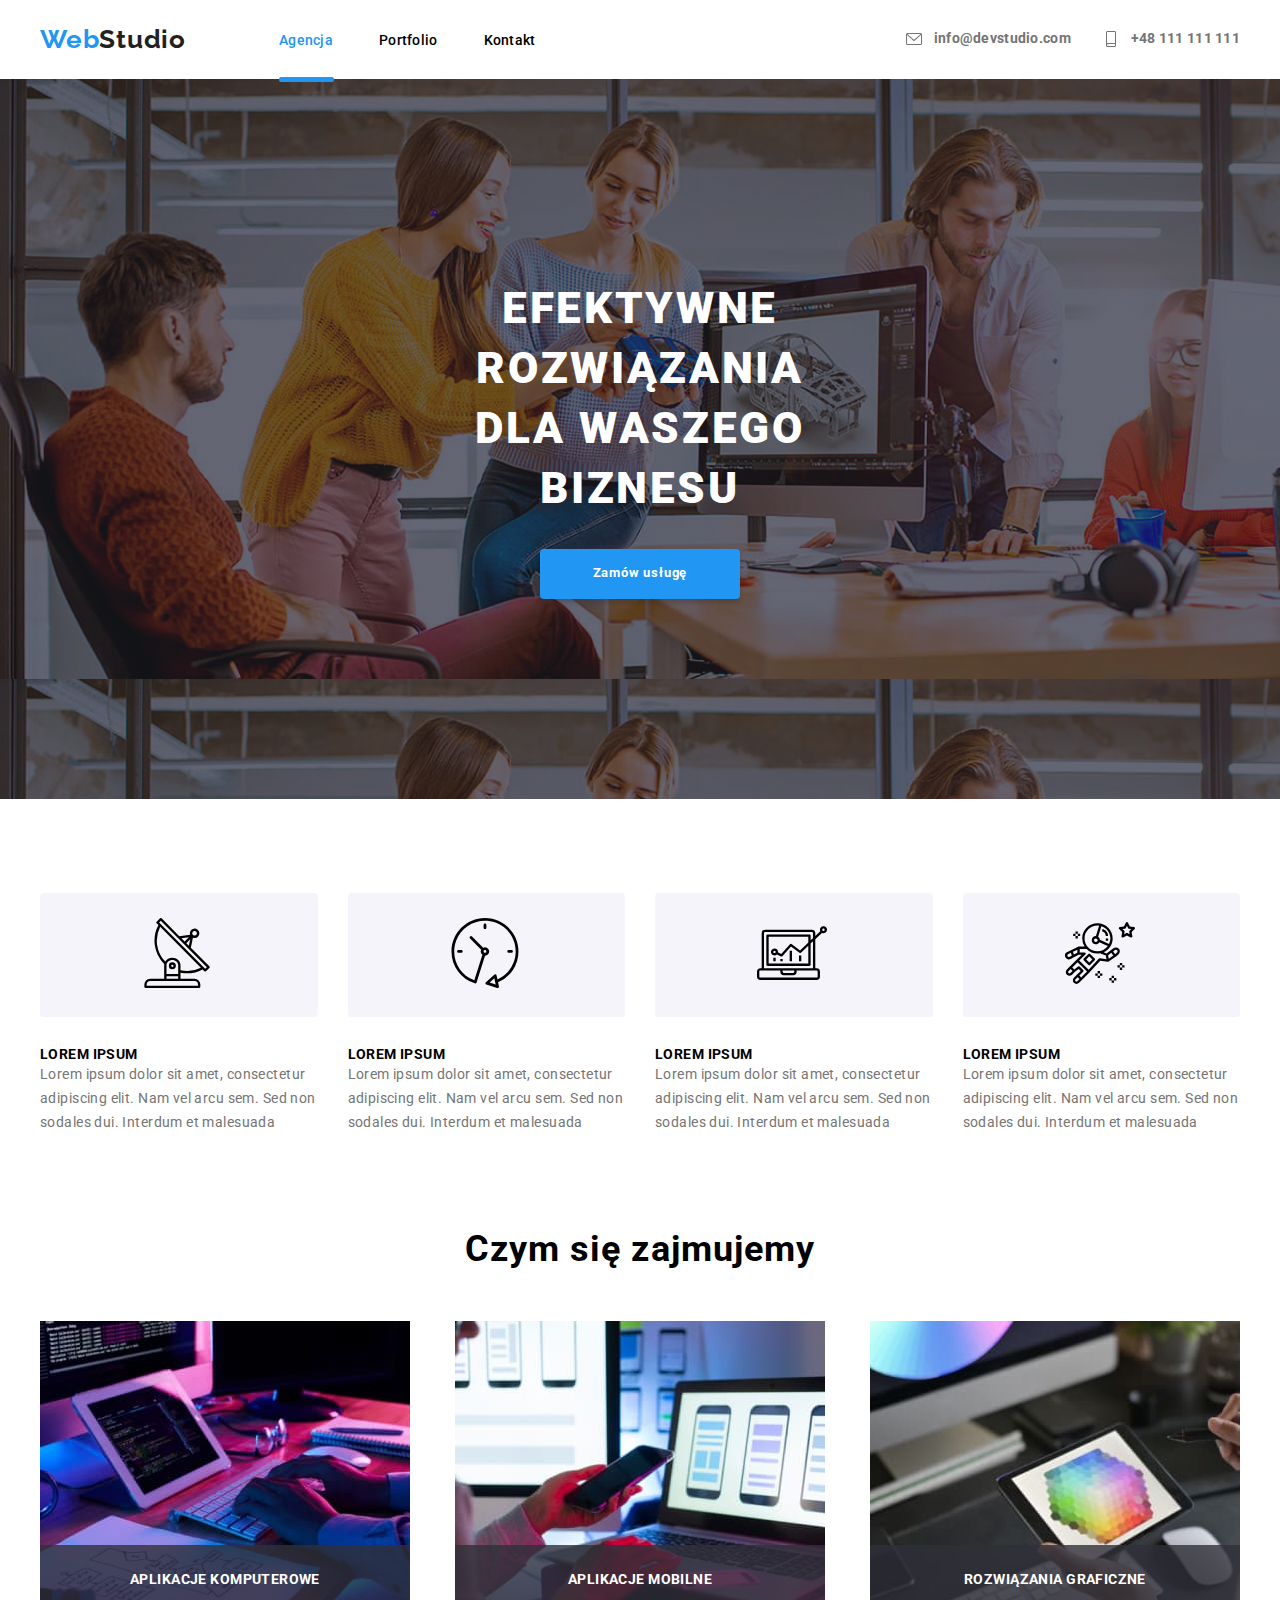
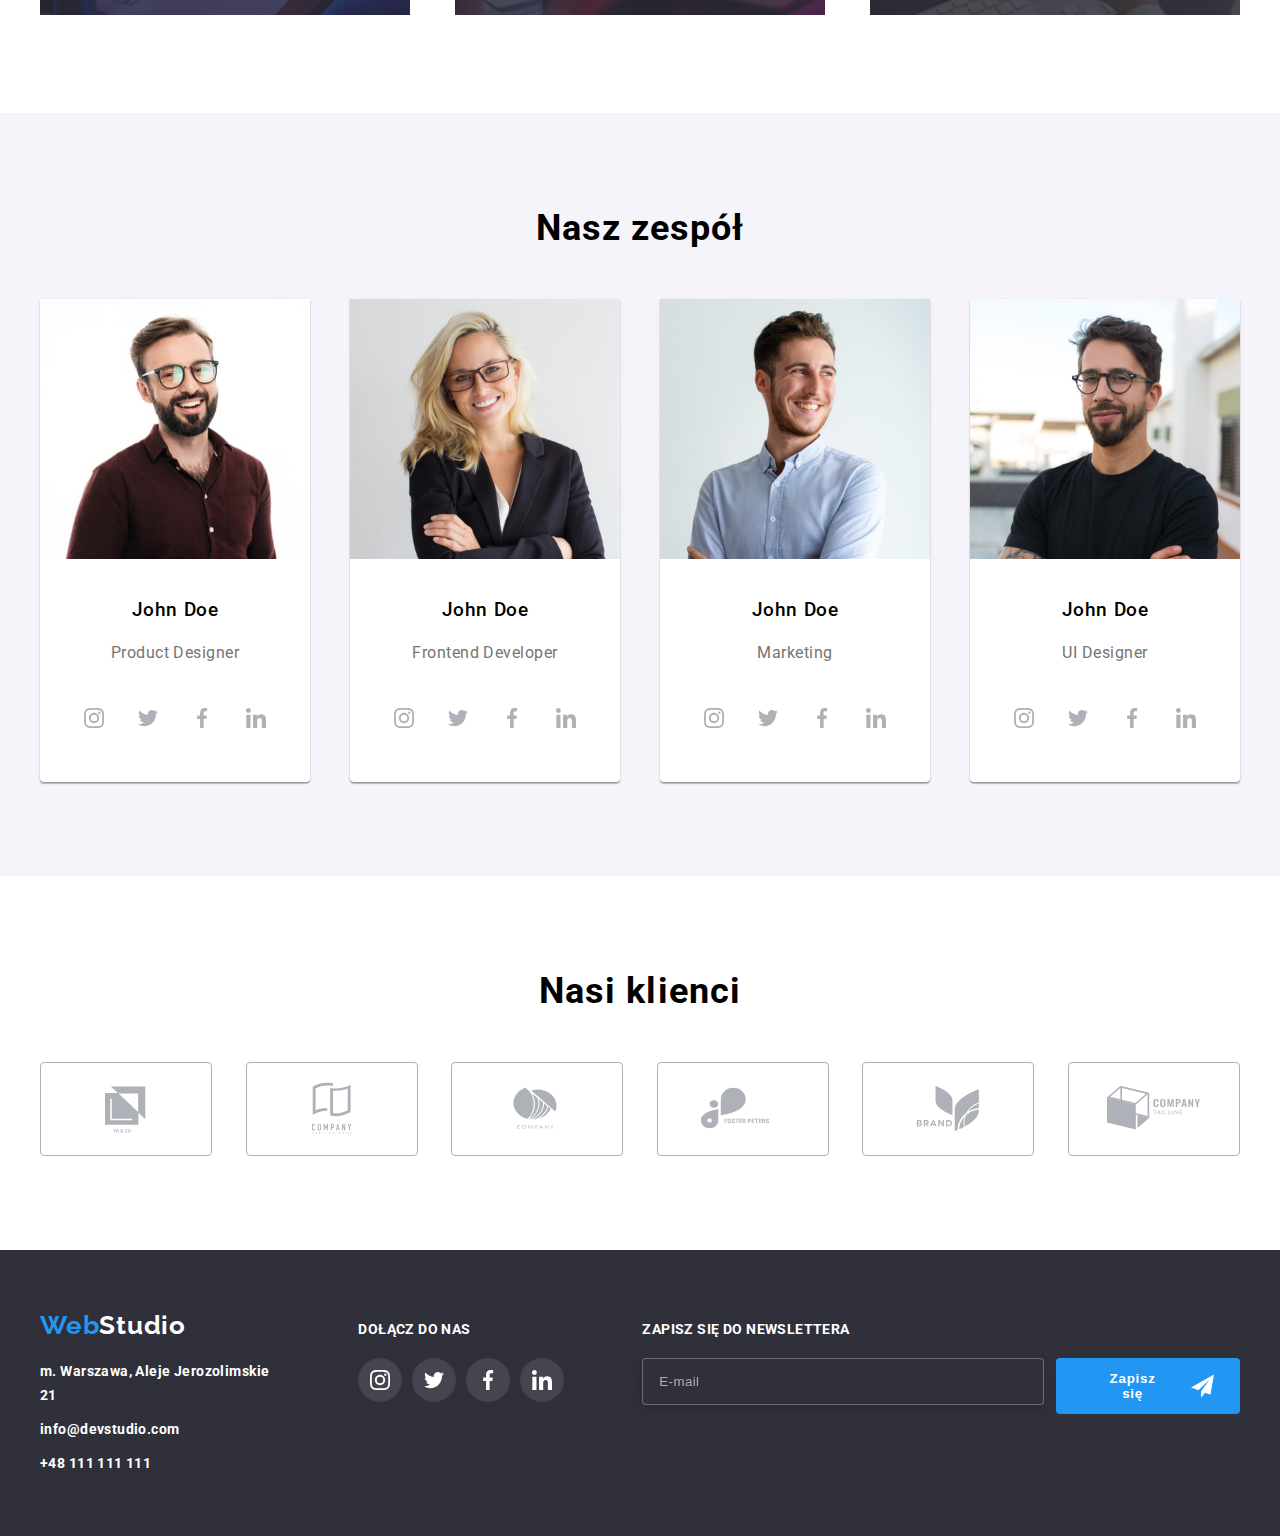
<file: index.html>
<!DOCTYPE html>
<html lang="pl">
  <head>
    <title>Studio</title>
    <link
      rel="stylesheet"
      href="https://cdnjs.cloudflare.com/ajax/libs/modern-normalize/1.1.0/modern-normalize.min.css"
      integrity="sha512-wpPYUAdjBVSE4KJnH1VR1HeZfpl1ub8YT/NKx4PuQ5NmX2tKuGu6U/JRp5y+Y8XG2tV+wKQpNHVUX03MfMFn9Q=="
      crossorigin="anonymous"
      referrerpolicy="no-referrer"
    />
    <link rel="stylesheet" href="css/main.min.css" />
    <link rel="preconnect" href="https://fonts.googleapis.com" />
    <link rel="preconnect" href="https://fonts.gstatic.com" crossorigin />
    <link
      href="https://fonts.googleapis.com/css2?family=Raleway:wght@700&family=Roboto:wght@400;500;700;900&display=swap"
      rel="stylesheet"
    />
  </head>
  <body>
    <header class="container">
      <div class="container__header">
        <div class="logo__nav-wrapper">
          <div class="logo">
            <a href="" target="_blank"
              ><span class="logo__text logo__text--blue">Web</span
              ><span class="logo__text">Studio</span></a
            >
          </div>

          <nav>
            <ul class="nav">
              <li>
                <a
                  class="nav__format nav__format--agency-active"
                  href="index.html"
                  >Agencja</a
                >
              </li>
              <li>
                <a class="nav__format" href="portfolio.html">Portfolio</a>
              </li>
              <li><a class="nav__format" href="">Kontakt</a></li>
            </ul>
          </nav>
        </div>

        <adress class="adress">
          <a class="adress__format" href="mailto:info@devstudio.com">
            <svg width="20px" height="16px" class="adress__icon">
              <use href="images/icons.svg#icon-envelope"></use>
            </svg>
            info@devstudio.com
          </a>

          <a class="adress__format" href="tel:+48111111111">
            <svg width="20px" height="16px" class="adress__icon">
              <use href="images/icons.svg#icon-smartphone"></use>
            </svg>
            +48 111 111 111
          </a>
        </adress>
      </div>
    </header>
    <main>
      <section class="container__main-section">
        <div class="main-header">
          <h1 class="main-header__text">
            efektywne rozwiązania dla waszego biznesu
          </h1>

          <button
            type="button"
            class="main-header__button main-header__button--text"
            data-modal-open
          >
            Zamów usługę
          </button>
        </div>
      </section>

      <section class="container">
        <ul class="lorem-ipsum">
          <li>
            <div class="lorem-ipsum__box">
              <svg width="70" height="70">
                <use href="./images/icons.svg#icon-antenna-1"></use>
              </svg>
            </div>
            <h2 class="lorem-ipsum__text">lorem ipsum</h2>
            <p class="lorem-ipsum__text lorem-ipsum__text--desc">
              Lorem ipsum dolor sit amet, consectetur adipiscing elit. Nam vel
              arcu sem. Sed non sodales dui. Interdum et malesuada
            </p>
          </li>
          <li>
            <div class="lorem-ipsum__box">
              <svg width="70" height="70">
                <use href="./images/icons.svg#icon-clock-1"></use>
              </svg>
            </div>
            <h2 class="lorem-ipsum__text">lorem ipsum</h2>
            <p class="lorem-ipsum__text lorem-ipsum__text--desc">
              Lorem ipsum dolor sit amet, consectetur adipiscing elit. Nam vel
              arcu sem. Sed non sodales dui. Interdum et malesuada
            </p>
          </li>
          <li>
            <div class="lorem-ipsum__box">
              <svg width="70" height="70">
                <use href="./images/icons.svg#icon-diagram-1"></use>
              </svg>
            </div>
            <h2 class="lorem-ipsum__text">lorem ipsum</h2>
            <p class="lorem-ipsum__text lorem-ipsum__text--desc">
              Lorem ipsum dolor sit amet, consectetur adipiscing elit. Nam vel
              arcu sem. Sed non sodales dui. Interdum et malesuada
            </p>
          </li>
          <li>
            <div class="lorem-ipsum__box">
              <svg width="70" height="70">
                <use href="./images/icons.svg#icon-astronaut-1"></use>
              </svg>
            </div>
            <h2 class="lorem-ipsum__text">lorem ipsum</h2>
            <p class="lorem-ipsum__text lorem-ipsum__text--desc">
              Lorem ipsum dolor sit amet, consectetur adipiscing elit. Nam vel
              arcu sem. Sed non sodales dui. Interdum et malesuada
            </p>
          </li>
        </ul>
      </section>
      <section class="container">
        <h2 class="main-business__text">Czym się zajmujemy</h2>

        <ul class="main-business">
          <li class="main-business__img">
            <img
              alt="programer working in the office"
              width="370"
              height="294"
              src="images/img-our-service-1.jpg"
            />
            <div class="main-business__text--desc">aplikacje komputerowe</div>
          </li>
          <li class="main-business__img">
            <img
              alt="designers are developing application on smartphones"
              width="370"
              height="294"
              src="images/img-our-service-2.jpg"
            />
            <div class="main-business__text--desc">aplikacje mobilne</div>
          </li>
          <li class="main-business__img">
            <img
              alt="creative artist web working with colour selections on tablet"
              width="370"
              height="294"
              src="images/img-our-service-3.jpg"
            />
            <div class="main-business__text--desc">rozwiązania graficzne</div>
          </li>
        </ul>
      </section>
      <section class="our-team">
        <div class="container">
          <h2 class="our-team__text">Nasz zespół</h2>

          <ul class="our-team__wrapper">
            <li class="our-team__box">
              <img
                alt="our staff John number 1"
                width="270"
                height="260"
                src="images/img-our-team-1.jpg"
              />
              <div>
                <h3 class="our-team__text--individual">John Doe</h3>
                <p class="our-team__text--job">Product Designer</p>
                <div class="our-team__icons">
                  <a href="" class="our-team__icons--item">
                    <svg width="20" height="20">
                      <use href="./images/icons.svg#icon-instagram-2"></use>
                    </svg>
                  </a>
                  <a href="" class="our-team__icons--item">
                    <svg width="20" height="20">
                      <use href="./images/icons.svg#icon-twitter-1"></use>
                    </svg>
                  </a>
                  <a href="" class="our-team__icons--item">
                    <svg width="20" height="20">
                      <use href="./images/icons.svg#icon-facebook-1"></use>
                    </svg>
                  </a>
                  <a href="" class="our-team__icons--item">
                    <svg width="20" height="20">
                      <use href="./images/icons.svg#icon-linkedin-1"></use>
                    </svg>
                  </a>
                </div>
              </div>
            </li>
            <li class="our-team__box">
              <img
                alt="our staff John number 2"
                width="270"
                height="260"
                src="images/img-our-team-2.jpg"
              />
              <div>
                <h3 class="our-team__text--individual">John Doe</h3>
                <p class="our-team__text--job">Frontend Developer</p>
                <div class="our-team__icons">
                  <a href="" class="our-team__icons--item">
                    <svg width="20" height="20">
                      <use href="./images/icons.svg#icon-instagram-2"></use>
                    </svg>
                  </a>
                  <a href="" class="our-team__icons--item">
                    <svg width="20" height="20">
                      <use href="./images/icons.svg#icon-twitter-1"></use>
                    </svg>
                  </a>
                  <a href="" class="our-team__icons--item">
                    <svg width="20" height="20">
                      <use href="./images/icons.svg#icon-facebook-1"></use>
                    </svg>
                  </a>
                  <a href="" class="our-team__icons--item">
                    <svg width="20" height="20">
                      <use href="./images/icons.svg#icon-linkedin-1"></use>
                    </svg>
                  </a>
                </div>
              </div>
            </li>
            <li class="our-team__box">
              <img
                alt="our staff John number 3"
                width="270"
                height="260"
                src="images/img-our-team-3.jpg"
              />
              <div>
                <h3 class="our-team__text--individual">John Doe</h3>
                <p class="our-team__text--job">Marketing</p>
                <div class="our-team__icons">
                  <a href="" class="our-team__icons--item">
                    <svg width="20" height="20">
                      <use href="./images/icons.svg#icon-instagram-2"></use>
                    </svg>
                  </a>
                  <a href="" class="our-team__icons--item">
                    <svg width="20" height="20">
                      <use href="./images/icons.svg#icon-twitter-1"></use>
                    </svg>
                  </a>
                  <a href="" class="our-team__icons--item">
                    <svg width="20" height="20">
                      <use href="./images/icons.svg#icon-facebook-1"></use>
                    </svg>
                  </a>
                  <a href="" class="our-team__icons--item">
                    <svg width="20" height="20">
                      <use href="./images/icons.svg#icon-linkedin-1"></use>
                    </svg>
                  </a>
                </div>
              </div>
            </li>
            <li class="our-team__box">
              <img
                alt="our staff John number 4"
                width="270"
                height="260"
                src="images/img-our-team-4.jpg"
              />
              <div>
                <h3 class="our-team__text--individual">John Doe</h3>
                <p class="our-team__text--job">UI Designer</p>
                <div class="our-team__icons">
                  <a href="" class="our-team__icons--item">
                    <svg width="20" height="20">
                      <use href="./images/icons.svg#icon-instagram-2"></use>
                    </svg>
                  </a>
                  <a href="" class="our-team__icons--item">
                    <svg width="20" height="20">
                      <use href="./images/icons.svg#icon-twitter-1"></use>
                    </svg>
                  </a>
                  <a href="" class="our-team__icons--item">
                    <svg width="20" height="20">
                      <use href="./images/icons.svg#icon-facebook-1"></use>
                    </svg>
                  </a>
                  <a href="" class="our-team__icons--item">
                    <svg width="20" height="20">
                      <use href="./images/icons.svg#icon-linkedin-1"></use>
                    </svg>
                  </a>
                </div>
              </div>
            </li>
          </ul>
        </div>
      </section>
      <section class="our-clients">
        <div class="container">
          <h2 class="our-clients__text">Nasi klienci</h2>
          <ul class="our-clients__list">
            <li>
              <a class="our-clients__list--item" href="">
                <svg width="106" height="60">
                  <use href="./images/clients-icons.svg#icon-Logo-6"></use>
                </svg>
              </a>
            </li>

            <li>
              <a class="our-clients__list--item" href="">
                <svg width="106" height="60">
                  <use href="./images/clients-icons.svg#icon-Logo-7"></use>
                </svg>
              </a>
            </li>

            <li>
              <a class="our-clients__list--item" href="">
                <svg width="106" height="60">
                  <use href="./images/clients-icons.svg#icon-Logo-8"></use>
                </svg>
              </a>
            </li>

            <li>
              <a class="our-clients__list--item" href="">
                <svg width="106" height="60">
                  <use href="./images/clients-icons.svg#icon-Logo-9"></use>
                </svg>
              </a>
            </li>

            <li>
              <a class="our-clients__list--item" href="">
                <svg width="106" height="60">
                  <use href="./images/clients-icons.svg#icon-Logo-10"></use>
                </svg>
              </a>
            </li>

            <li>
              <a class="our-clients__list--item" href="">
                <svg width="106" height="60">
                  <use href="./images/clients-icons.svg#icon-Logo-11"></use>
                </svg>
              </a>
            </li>
          </ul>
        </div>
      </section>
    </main>

    <footer class="footer">
      <div class="container footer__container">
        <div>
          <div class="logo logo__footer">
            <a href="" target="_blank"
              ><span class="logo__text--blue">Web</span
              ><span class="logo__text--white">Studio</span></a
            >
          </div>
          <adress class="adress__footer">
            <div class="adress__footer--text">
              <p>m. Warszawa, Aleje Jerozolimskie 21</p>
            </div>

            <div>
              <a class="adress__footer--text" href="mailto:info@devstudio.com"
                >info@devstudio.com</a
              >
            </div>
            <div>
              <a class="adress__footer--text" href="tel:+48111111111"
                >+48 111 111 111</a
              >
            </div>
          </adress>
        </div>
        <div>
          <p class="footer__icons--text">dołącz do nas</p>
          <div class="footer__icons">
            <a href="" class="footer__icons--item">
              <svg width="20" height="20">
                <use href="./images/icons.svg#icon-instagram-2"></use>
              </svg>
            </a>
            <a href="" class="footer__icons--item">
              <svg width="20" height="20">
                <use href="./images/icons.svg#icon-twitter-1"></use>
              </svg>
            </a>
            <a href="" class="footer__icons--item">
              <svg width="20" height="20">
                <use href="./images/icons.svg#icon-facebook-1"></use>
              </svg>
            </a>
            <a href="" class="footer__icons--item">
              <svg width="20" height="20">
                <use href="./images/icons.svg#icon-linkedin-1"></use>
              </svg>
            </a>
          </div>
        </div>
        <div>
          <p class="newsletter__header">zapisz się do newslettera</p>
          <div class="newsletter">
            <form name="signup_form" autocomplete="on">
              <fieldset class="newsletter__box">
                <label>
                  <input
                    type="email"
                    name="email"
                    placeholder="E-mail"
                    required
                    class="newsletter__input"
                  />
                </label>
                <div>
                  <button type="submit" class="newsletter__button">
                    <div class="newsletter__button--format">
                      <p class="newsletter__button--text">Zapisz się</p>
                      <svg width="24" height="24">
                        <use href="./images/icon-send.svg#icon-icon-send"></use>
                      </svg>
                    </div>
                  </button>
                </div>
              </fieldset>
            </form>
          </div>
        </div>
      </div>
    </footer>

    <div class="modal__backdrop is-hidden" data-modal>
      <div class="modal">
        <button type="button" class="modal__button--close" data-modal-close>
          <svg width="30" height="30">
            <use href="./images/close-icon.svg#icon-close"></use>
          </svg>
        </button>

        <div class="modal__wrapper">
          <p class="modal__form-header">
            Zostaw swoje dane w formularzu poniżej
          </p>
          <form>
            <label for="user-name" class="modal__text">
              <p class="modal__text--desc">Imię</p>
            </label>
            <div class="modal__formbox">
              <input
                type="text"
                name="name"
                id="user-name"
                minlength="2"
                required
                class="modal__formbox--input"
              />
              <svg width="18" height="18" class="modal__formbox--icons">
                <use
                  href="./images/form-icons.svg#icon-person-black-18dp-1"
                ></use>
              </svg>
            </div>

            <label for="phone" class="modal__text">
              <p class="modal__text--desc">Telefon</p>
            </label>
            <div class="modal__formbox">
              <input
                type="tel"
                name="phone"
                minlength="7"
                required
                id="phone"
                class="modal__formbox--input"
              />
              <svg width="18" height="18" class="modal__formbox--icons">
                <use
                  href="./images/form-icons.svg#icon-phone-black-18dp-1"
                ></use>
              </svg>
            </div>

            <label for="email" class="modal__text">
              <p class="modal__text--desc">E-mail</p>
            </label>
            <div class="modal__formbox">
              <input
                type="email"
                name="email"
                minlength="3"
                required
                id="email"
                class="modal__formbox--input"
              />
              <svg width="18" height="18" class="modal__formbox--icons">
                <use
                  href="./images/form-icons.svg#icon-email-black-18dp-1"
                ></use>
              </svg>
            </div>

            <label class="modal__formbox" class="modal__text">
              <p class="modal__text--desc">Komentarz</p>
              <textarea
                name="komentarz"
                rows="7"
                placeholder="Wprowadź tekst"
                required
                class="modal__formbox--textarea"
              ></textarea>
            </label>

            <label class="modal__terms">
              <input
                type="checkbox"
                name="conditions"
                value="conditions"
                id="conditions"
                required
                class="modal__terms--input"
              />
              <svg width="11" height="8" class="modal__terms--image">
                <use href="./images/icon-check.svg#icon-Vector"></use>
              </svg>
              <p class="modal__termstext">
                Oświadczam iż akceptuję
                <a href="" class="modal__termstext--links">Regulamin</a> i
                <a href="" class="modal__termstext--links"
                  >Politykę Prywatności.</a
                >
              </p>
            </label>

            <div>
              <button type="submit" class="modal__button">Wyślij</button>
            </div>
          </form>
        </div>
      </div>
    </div>
    <script src="./js/modal.js"></script>
  </body>
</html>
</file>
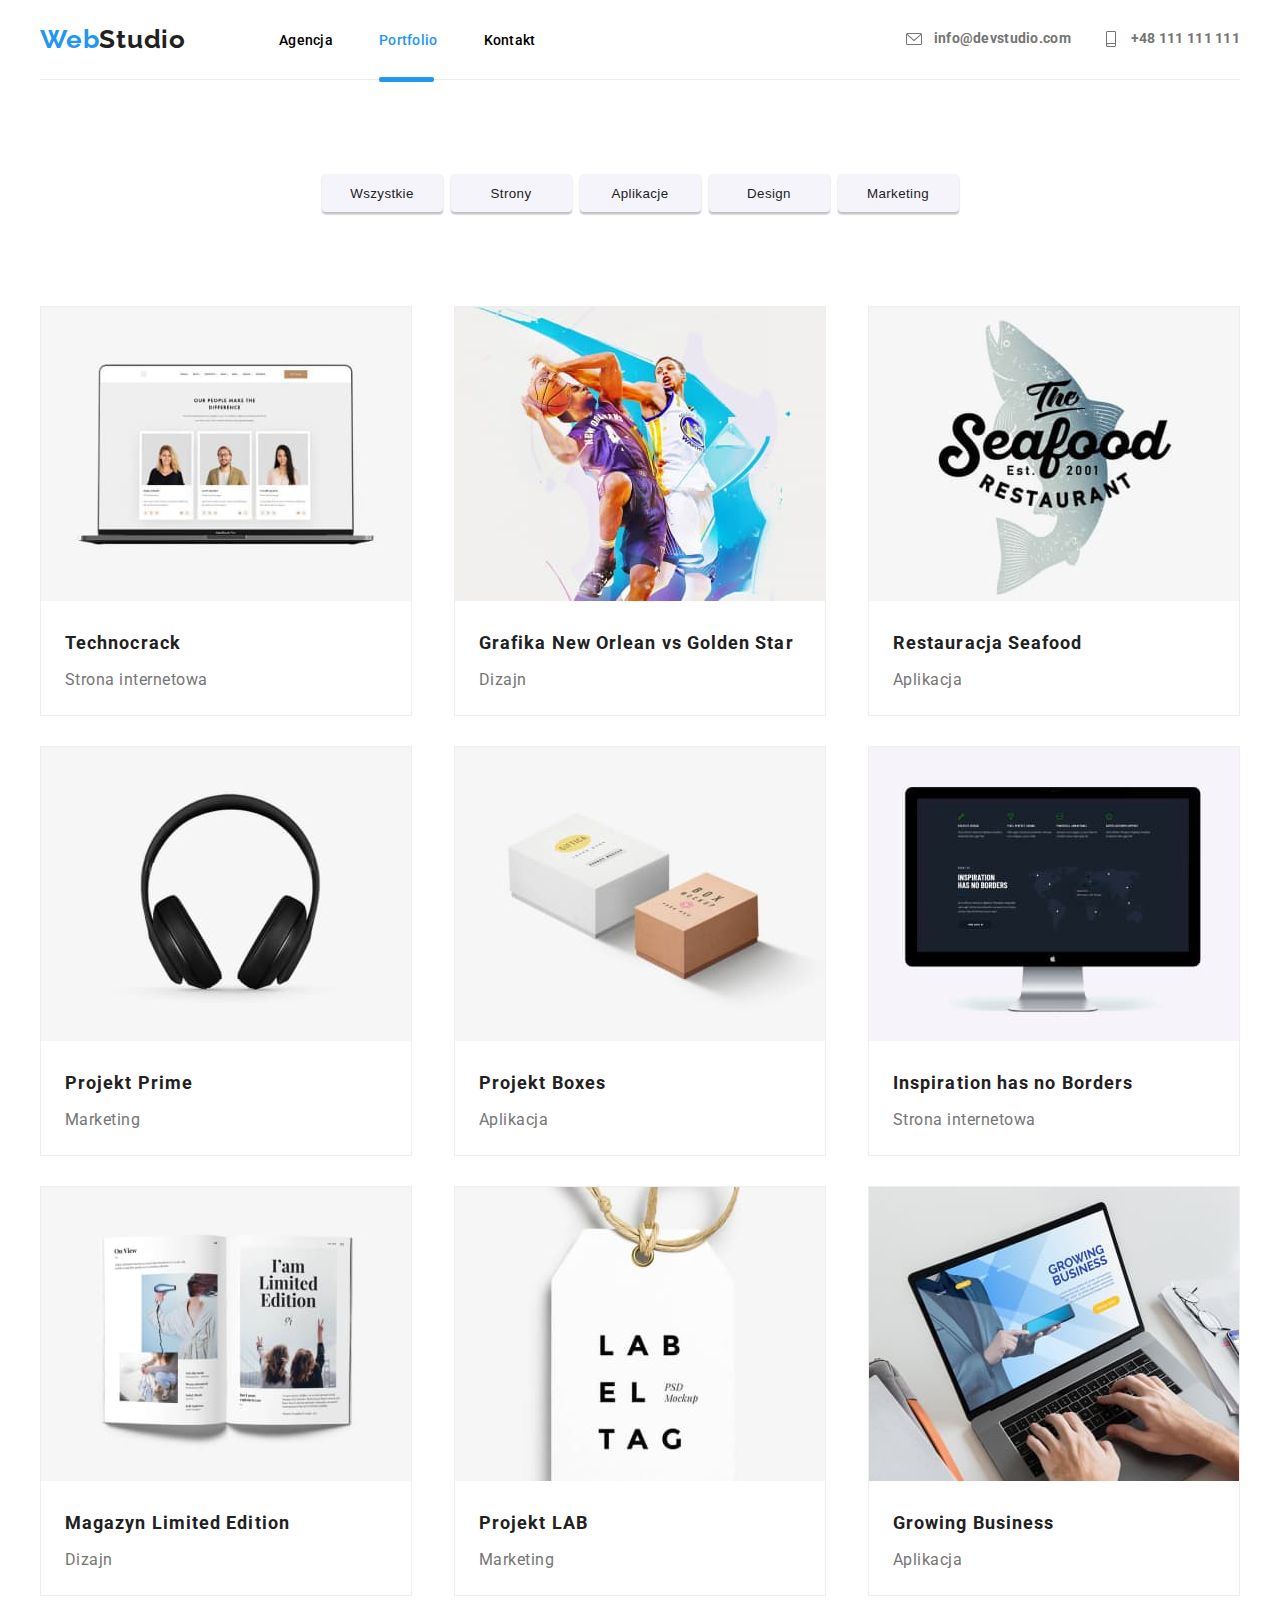
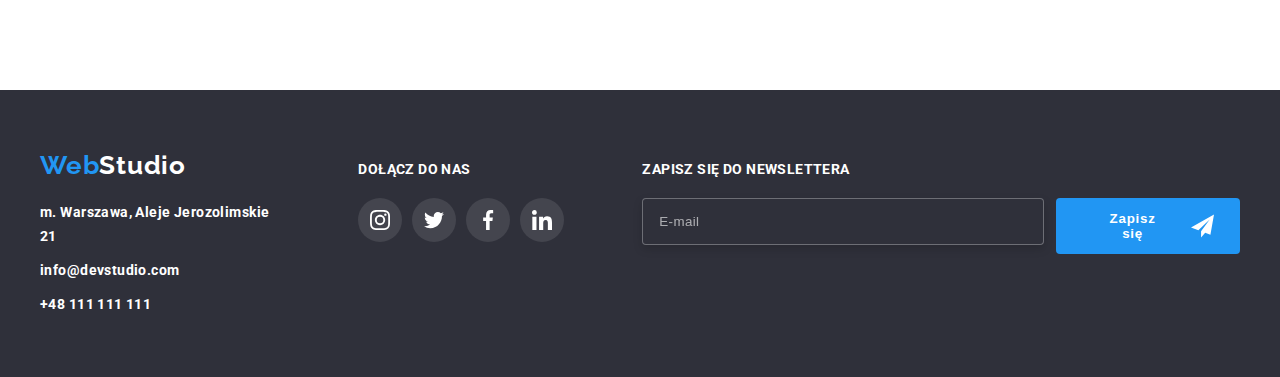
<file: portfolio.html>
<!DOCTYPE html>
<html lang="pl">
  <head>
    <title>Portfolio</title>
    <link
      rel="stylesheet"
      href="https://cdnjs.cloudflare.com/ajax/libs/modern-normalize/1.1.0/modern-normalize.min.css"
      integrity="sha512-wpPYUAdjBVSE4KJnH1VR1HeZfpl1ub8YT/NKx4PuQ5NmX2tKuGu6U/JRp5y+Y8XG2tV+wKQpNHVUX03MfMFn9Q=="
      crossorigin="anonymous"
      referrerpolicy="no-referrer"
    />
    <link rel="stylesheet" href="css/main.min.css" />
    <link rel="preconnect" href="https://fonts.googleapis.com" />
    <link rel="preconnect" href="https://fonts.gstatic.com" crossorigin />
    <link
      href="https://fonts.googleapis.com/css2?family=Raleway:wght@700&family=Roboto:wght@400;500;700;900&display=swap"
      rel="stylesheet"
    />
  </head>
  <body>
    <header class="container container__underline">
      <div class="container__header">
        <div class="logo__nav-wrapper">
          <div class="logo">
            <a href="" target="_blank"
              ><span class="logo__text logo__text--blue">Web</span
              ><span class="logo__text">Studio</span></a
            >
          </div>

          <nav>
            <ul class="nav">
              <li>
                <a class="nav__format" href="index.html">Agencja</a>
              </li>
              <li>
                <a
                  class="nav__format nav__format--portfolio-active"
                  href="portfolio.html"
                  >Portfolio</a
                >
              </li>
              <li><a class="nav__format" href="">Kontakt</a></li>
            </ul>
          </nav>
        </div>

        <adress class="adress">
          <a class="adress__format" href="mailto:info@devstudio.com">
            <svg width="20px" height="16px" class="adress__icon">
              <use href="images/icons.svg#icon-envelope"></use>
            </svg>
            info@devstudio.com
          </a>

          <a class="adress__format" href="tel:+48111111111">
            <svg width="20px" height="16px" class="adress__icon">
              <use href="images/icons.svg#icon-smartphone"></use>
            </svg>
            +48 111 111 111
          </a>
        </adress>
      </div>
    </header>

    <main>
      <section class="container">
        <div>
          <ul class="portfolio__button">
            <li>
              <button
                type="button"
                class="portfolio__button--format portfolio__button--text"
              >
                Wszystkie
              </button>
            </li>
            <li>
              <button
                type="button"
                class="portfolio__button--format portfolio__button--text"
              >
                Strony
              </button>
            </li>
            <li>
              <button
                type="button"
                class="portfolio__button--format portfolio__button--text"
              >
                Aplikacje
              </button>
            </li>
            <li>
              <button
                type="button"
                class="portfolio__button--format portfolio__button--text"
              >
                Design
              </button>
            </li>
            <li>
              <button
                type="button"
                class="portfolio__button--format portfolio__button--text"
              >
                Marketing
              </button>
            </li>
          </ul>
        </div>
      </section>
      <section class="container">
        <ul class="portfolio">
          <li class="portfolio__box">
            <div class="portfolio__image">
              <img
                alt="portfolio1"
                width="370"
                height="294"
                src="images/img-portfolio-1.jpg"
              />
              <div class="portfolio__overlay">
                <p class="portfolio__overlay--text">
                  Technocrack jest popularną platformą wykorzystywaną do
                  rozpowszechniania koronawirusa. Firmy wykorzystują tę
                  platformę do celów szpiegowskich i ataków na niezabezpieczone
                  serwery konkurencji
                </p>
              </div>
            </div>
            <div class="portfolio__box--item">
              <h3 class="portfolio__title">Technocrack</h3>
              <p class="portfolio__text">Strona internetowa</p>
            </div>
          </li>
          <li class="portfolio__box">
            <div class="portfolio__image">
              <img
                alt="portfolio2"
                width="370"
                height="294"
                src="images/img-portfolio-2.jpg"
              />
              <div class="portfolio__overlay">
                <p class="portfolio__overlay--text">
                  Technocrack jest popularną platformą wykorzystywaną do
                  rozpowszechniania koronawirusa. Firmy wykorzystują tę
                  platformę do celów szpiegowskich i ataków na niezabezpieczone
                  serwery konkurencji
                </p>
              </div>
            </div>

            <div class="portfolio__box--item">
              <h3 class="portfolio__title">
                Grafika New Orlean vs Golden Star
              </h3>
              <p class="portfolio__text">Dizajn</p>
            </div>
          </li>

          <li class="portfolio__box">
            <div class="portfolio__image">
              <img
                alt="portfolio3"
                width="370"
                height="294"
                src="images/img-portfolio-3.jpg"
              />

              <div class="portfolio__overlay">
                <p class="portfolio__overlay--text">
                  Technocrack jest popularną platformą wykorzystywaną do
                  rozpowszechniania koronawirusa. Firmy wykorzystują tę
                  platformę do celów szpiegowskich i ataków na niezabezpieczone
                  serwery konkurencji
                </p>
              </div>
            </div>

            <div class="portfolio__box--item">
              <h3 class="portfolio__title">Restauracja Seafood</h3>
              <p class="portfolio__text">Aplikacja</p>
            </div>
          </li>

          <li class="portfolio__box">
            <div class="portfolio__image">
              <img
                alt="portfolio4"
                width="370"
                height="294"
                src="images/img-portfolio-4.jpg"
              />
              <div class="portfolio__overlay">
                <p class="portfolio__overlay--text">
                  Technocrack jest popularną platformą wykorzystywaną do
                  rozpowszechniania koronawirusa. Firmy wykorzystują tę
                  platformę do celów szpiegowskich i ataków na niezabezpieczone
                  serwery konkurencji
                </p>
              </div>
            </div>

            <div class="portfolio__box--item">
              <h3 class="portfolio__title">Projekt Prime</h3>
              <p class="portfolio__text">Marketing</p>
            </div>
          </li>

          <li class="portfolio__box">
            <div class="portfolio__image">
              <img
                alt="portfolio5"
                width="370"
                height="294"
                src="images/img-portfolio-5.jpg"
              />
              <div class="portfolio__overlay">
                <p class="portfolio__overlay--text">
                  Technocrack jest popularną platformą wykorzystywaną do
                  rozpowszechniania koronawirusa. Firmy wykorzystują tę
                  platformę do celów szpiegowskich i ataków na niezabezpieczone
                  serwery konkurencji
                </p>
              </div>
            </div>

            <div class="portfolio__box--item">
              <h3 class="portfolio__title">Projekt Boxes</h3>
              <p class="portfolio__text">Aplikacja</p>
            </div>
          </li>

          <li class="portfolio__box">
            <div class="portfolio__image">
              <img
                alt="portfolio6"
                width="370"
                height="294"
                src="images/img-portfolio-6.jpg"
              />
              <div class="portfolio__overlay">
                <p class="portfolio__overlay--text">
                  Technocrack jest popularną platformą wykorzystywaną do
                  rozpowszechniania koronawirusa. Firmy wykorzystują tę
                  platformę do celów szpiegowskich i ataków na niezabezpieczone
                  serwery konkurencji
                </p>
              </div>
            </div>

            <div class="portfolio__box--item">
              <h3 class="portfolio__title">Inspiration has no Borders</h3>
              <p class="portfolio__text">Strona internetowa</p>
            </div>
          </li>
          <li class="portfolio__box">
            <div class="portfolio__image">
              <img
                alt="portfolio7"
                width="370"
                height="294"
                src="images/img-portfolio-7.jpg"
              />
              <div class="portfolio__overlay">
                <p class="portfolio__overlay--text">
                  Technocrack jest popularną platformą wykorzystywaną do
                  rozpowszechniania koronawirusa. Firmy wykorzystują tę
                  platformę do celów szpiegowskich i ataków na niezabezpieczone
                  serwery konkurencji
                </p>
              </div>
            </div>

            <div class="portfolio__box--item">
              <h3 class="portfolio__title">Magazyn Limited Edition</h3>
              <p class="portfolio__text">Dizajn</p>
            </div>
          </li>
          <li class="portfolio__box">
            <div class="portfolio__image">
              <img
                alt="portfolio8"
                width="370"
                height="294"
                src="images/img-portfolio-8.jpg"
              />
              <div class="portfolio__overlay">
                <p class="portfolio__overlay--text">
                  Technocrack jest popularną platformą wykorzystywaną do
                  rozpowszechniania koronawirusa. Firmy wykorzystują tę
                  platformę do celów szpiegowskich i ataków na niezabezpieczone
                  serwery konkurencji
                </p>
              </div>
            </div>

            <div class="portfolio__box--item">
              <h3 class="portfolio__title">Projekt LAB</h3>
              <p class="portfolio__text">Marketing</p>
            </div>
          </li>
          <li class="portfolio__box">
            <div class="portfolio__image">
              <img
                alt="portfolio9"
                width="370"
                height="294"
                src="images/img-portfolio-9.jpg"
              />
              <div class="portfolio__overlay">
                <p class="portfolio__overlay--text">
                  Technocrack jest popularną platformą wykorzystywaną do
                  rozpowszechniania koronawirusa. Firmy wykorzystują tę
                  platformę do celów szpiegowskich i ataków na niezabezpieczone
                  serwery konkurencji
                </p>
              </div>
            </div>

            <div class="portfolio__box--item">
              <h3 class="portfolio__title">Growing Business</h3>
              <p class="portfolio__text">Aplikacja</p>
            </div>
          </li>
        </ul>
      </section>
    </main>

    <footer class="footer">
      <div class="container footer__container">
        <div>
          <div class="logo logo__footer">
            <a href="" target="_blank"
              ><span class="logo__text--blue">Web</span
              ><span class="logo__text--white">Studio</span></a
            >
          </div>
          <adress class="adress__footer">
            <div class="adress__footer--text">
              <p>m. Warszawa, Aleje Jerozolimskie 21</p>
            </div>

            <div>
              <a class="adress__footer--text" href="mailto:info@devstudio.com"
                >info@devstudio.com</a
              >
            </div>
            <div>
              <a class="adress__footer--text" href="tel:+48111111111"
                >+48 111 111 111</a
              >
            </div>
          </adress>
        </div>
        <div>
          <p class="footer__icons--text">dołącz do nas</p>
          <div class="footer__icons">
            <a href="" class="footer__icons--item">
              <svg width="20" height="20">
                <use href="./images/icons.svg#icon-instagram-2"></use>
              </svg>
            </a>
            <a href="" class="footer__icons--item">
              <svg width="20" height="20">
                <use href="./images/icons.svg#icon-twitter-1"></use>
              </svg>
            </a>
            <a href="" class="footer__icons--item">
              <svg width="20" height="20">
                <use href="./images/icons.svg#icon-facebook-1"></use>
              </svg>
            </a>
            <a href="" class="footer__icons--item">
              <svg width="20" height="20">
                <use href="./images/icons.svg#icon-linkedin-1"></use>
              </svg>
            </a>
          </div>
        </div>
        <div>
          <p class="newsletter__header">zapisz się do newslettera</p>
          <div class="newsletter">
            <form name="signup_form" autocomplete="on">
              <fieldset class="newsletter__box">
                <label>
                  <input
                    type="email"
                    name="email"
                    placeholder="E-mail"
                    required
                    class="newsletter__input"
                  />
                </label>
                <div>
                  <button type="submit" class="newsletter__button">
                    <div class="newsletter__button--format">
                      <p class="newsletter__button--text">Zapisz się</p>
                      <svg width="24" height="24">
                        <use href="./images/icon-send.svg#icon-icon-send"></use>
                      </svg>
                    </div>
                  </button>
                </div>
              </fieldset>
            </form>
          </div>
        </div>
      </div>
    </footer>
  </body>
</html>
</file>
<file: css/main.min.css>
.nav {
  display: -webkit-box;
  display: -ms-flexbox;
  display: flex;
  gap: 46px;
  -webkit-box-align: center;
      -ms-flex-align: center;
          align-items: center;
}
.nav__format {
  font-size: 14px;
  font-weight: 500;
  line-height: 1.14;
  letter-spacing: 0.02em;
  color: var(--standard-black);
  cursor: pointer;
  -webkit-transition-property: color;
  transition-property: color;
  -webkit-transition-duration: 250ms;
          transition-duration: 250ms;
  -webkit-transition-timing-function: cubic-bezier(0.4, 0, 0.2, 1);
          transition-timing-function: cubic-bezier(0.4, 0, 0.2, 1);
}
.nav__format--agency-active, .nav__format--portfolio-active::after {
  color: #2196f3;
  position: relative;
}
.nav__format--agency-active::after, .nav__format--portfolio-active::after {
  display: block;
  content: "";
  width: 55px;
  height: 5px;
  background: #2196f3;
  border-radius: 2px;
  position: absolute;
  top: 45px;
}
.nav__format--portfolio-active {
  color: #2196f3;
  position: relative;
}
.nav__format:hover, .nav__format:focus {
  color: #2196f3;
}

.logo {
  font-family: "Raleway";
  font-size: 26px;
  line-height: 1.17;
  letter-spacing: 0.03em;
  font-weight: 700;
}
.logo__nav-wrapper {
  display: -webkit-box;
  display: -ms-flexbox;
  display: flex;
  -webkit-box-orient: horizontal;
  -webkit-box-direction: normal;
      -ms-flex-direction: row;
          flex-direction: row;
  -webkit-box-pack: start;
      -ms-flex-pack: start;
          justify-content: flex-start;
  -webkit-box-align: center;
      -ms-flex-align: center;
          align-items: center;
  padding: 24px 0 25px;
  gap: 93px;
}
.logo__footer {
  margin-bottom: 20px;
}
.logo__text {
  color: #212121;
}
.logo__text--blue {
  color: #2196f3;
}
.logo__text--black {
  color: #212121;
}
.logo__text--white {
  color: #ffffff;
}

.container {
  width: 1200px;
  margin: 0 auto;
}
.container__header {
  display: -webkit-box;
  display: -ms-flexbox;
  display: flex;
  -webkit-box-orient: horizontal;
  -webkit-box-direction: normal;
      -ms-flex-direction: row;
          flex-direction: row;
  -webkit-box-pack: justify;
      -ms-flex-pack: justify;
          justify-content: space-between;
}
.container__main-section {
  padding-bottom: 94px;
}
.container__underline {
  margin-bottom: 94px;
}
.container__underline::after {
  border-bottom: 1px solid #ececec;
  content: "";
  display: block;
}

* {
  text-decoration: none;
  list-style: none;
  margin: 0;
  padding: 0;
}

body {
  font-family: "Roboto", sans-serif;
  color: var(--standard-black);
  text-decoration: none;
}

.main-header {
  background-image: -webkit-gradient(linear, left top, left bottom, from(rgba(47, 48, 58, 0.4)), to(rgba(47, 48, 58, 0.4))), url(../images/img-background.jpg);
  background-image: linear-gradient(rgba(47, 48, 58, 0.4), rgba(47, 48, 58, 0.4)), url(../images/img-background.jpg);
  text-align: center;
  max-width: 1600px;
  margin: 0 auto;
}
.main-header__text {
  color: #ffffff;
  text-transform: uppercase;
  font-size: 44px;
  font-weight: 900;
  line-height: 1.36;
  letter-spacing: 0.06em;
  padding-top: 200px;
  padding-left: 452px;
  padding-right: 452px;
  padding-bottom: 30px;
}
.main-header__button {
  height: 50px;
  width: 200px;
  border-radius: 4px;
  background: #2196f3;
  -webkit-box-shadow: 0px 4px 4px rgba(0, 0, 0, 0.15);
          box-shadow: 0px 4px 4px rgba(0, 0, 0, 0.15);
  border: none;
  cursor: pointer;
  margin-bottom: 200px;
}
.main-header__button--text {
  font-family: "Roboto", sans-serif;
  font-weight: 700;
  line-height: 1.875;
  letter-spacing: 0.06em;
  text-align: center;
  color: #ffffff;
  -webkit-box-shadow: 0px 4px 4px rgba(0, 0, 0, 0.15);
          box-shadow: 0px 4px 4px rgba(0, 0, 0, 0.15);
  border: none;
  cursor: pointer;
}

.lorem-ipsum {
  display: -webkit-box;
  display: -ms-flexbox;
  display: flex;
  -webkit-box-pack: justify;
      -ms-flex-pack: justify;
          justify-content: space-between;
  gap: 30px;
  padding-bottom: 94px;
}
.lorem-ipsum__box {
  background: #f5f4fa;
  border-radius: 4px;
  padding: 25px 102.34px;
  margin-bottom: 30px;
}
.lorem-ipsum__text {
  font-size: 14px;
  letter-spacing: 0.03em;
  font-weight: 700;
  line-height: 1.14;
  text-transform: uppercase;
}
.lorem-ipsum__text--desc {
  font-weight: 400;
  line-height: 1.71;
  color: #757575;
  text-transform: inherit;
}

.main-business {
  display: -webkit-box;
  display: -ms-flexbox;
  display: flex;
  -webkit-box-pack: justify;
      -ms-flex-pack: justify;
          justify-content: space-between;
  gap: 30px;
  padding-bottom: 94px;
}
.main-business__img {
  position: relative;
}
.main-business__text {
  font-size: 36px;
  font-weight: 700;
  line-height: 1.17;
  letter-spacing: 0.03em;
  text-align: center;
  padding-bottom: 50px;
}
.main-business__text--desc {
  background: rgba(47, 48, 58, 0.8);
  font-weight: 700;
  font-size: 14px;
  line-height: 1.14;
  letter-spacing: 0.03em;
  text-transform: uppercase;
  color: #ffffff;
  padding: 27px 0;
  width: 100%;
  text-align: center;
  position: absolute;
  z-index: 2;
  top: 224px;
}

.our-team {
  background-color: #f5f4fa;
  padding-top: 94px;
  padding-bottom: 94px;
}
.our-team__text {
  font-size: 36px;
  font-weight: 700;
  line-height: 1.17;
  letter-spacing: 0.03em;
  text-align: center;
  padding-bottom: 50px;
}
.our-team__text--individual {
  font-weight: 500;
  line-height: 1.875;
  letter-spacing: 0.03em;
  text-align: center;
  padding: 30px 0px 10px;
}
.our-team__text--job {
  line-height: 1.875;
  letter-spacing: 0.03em;
  text-align: center;
  color: #757575;
}
.our-team__wrapper {
  display: -webkit-box;
  display: -ms-flexbox;
  display: flex;
  -webkit-box-pack: justify;
      -ms-flex-pack: justify;
          justify-content: space-between;
  gap: 30px;
}
.our-team__box {
  background: #ffffff;
  -webkit-box-shadow: 0px 1px 3px rgba(0, 0, 0, 0.12), 0px 1px 1px rgba(0, 0, 0, 0.14), 0px 2px 1px rgba(0, 0, 0, 0.2);
          box-shadow: 0px 1px 3px rgba(0, 0, 0, 0.12), 0px 1px 1px rgba(0, 0, 0, 0.14), 0px 2px 1px rgba(0, 0, 0, 0.2);
  border-radius: 0px 0px 4px 4px;
}
.our-team__icons {
  display: -webkit-box;
  display: -ms-flexbox;
  display: flex;
  padding-left: 32px;
  padding-top: 28px;
  gap: 10px;
  padding-bottom: 42px;
}
.our-team__icons--item {
  height: 44px;
  width: 44px;
  background: rgba(255, 255, 255, 0.1);
  border-radius: 50%;
  fill: #afb1b8;
  display: -webkit-box;
  display: -ms-flexbox;
  display: flex;
  -webkit-box-pack: center;
      -ms-flex-pack: center;
          justify-content: center;
  -webkit-box-align: center;
      -ms-flex-align: center;
          align-items: center;
  -webkit-transition-property: background-color, fill;
  transition-property: background-color, fill;
  -webkit-transition-duration: 250ms;
          transition-duration: 250ms;
  -webkit-transition-timing-function: cubic-bezier(0.4, 0, 0.2, 1);
          transition-timing-function: cubic-bezier(0.4, 0, 0.2, 1);
}
.our-team__icons--item:hover, .our-team__icons--item:focus {
  background-color: #2196f3;
  fill: #ffffff;
}

.our-clients {
  padding-top: 94px;
  padding-bottom: 94px;
}
.our-clients__text {
  font-size: 36px;
  font-weight: 700;
  line-height: 1.17;
  letter-spacing: 0.03em;
  text-align: center;
  padding-bottom: 50px;
}
.our-clients__list {
  display: -webkit-box;
  display: -ms-flexbox;
  display: flex;
  -webkit-box-pack: justify;
      -ms-flex-pack: justify;
          justify-content: space-between;
}
.our-clients__list--item {
  fill: #afb1b8;
  border: 1px solid #afb1b8;
  border-radius: 4px;
  width: 170px;
  height: 92px;
  display: -webkit-box;
  display: -ms-flexbox;
  display: flex;
  -webkit-box-pack: center;
      -ms-flex-pack: center;
          justify-content: center;
  -webkit-box-align: center;
      -ms-flex-align: center;
          align-items: center;
  -webkit-transition-property: border-color, fill;
  transition-property: border-color, fill;
  -webkit-transition-duration: 250ms;
          transition-duration: 250ms;
  -webkit-transition-timing-function: cubic-bezier(0.4, 0, 0.2, 1);
          transition-timing-function: cubic-bezier(0.4, 0, 0.2, 1);
}
.our-clients__list--item:hover, .our-clients__list--item:focus {
  fill: #2196f3;
  border-color: #2196f3;
}

.footer {
  background-color: #2f303a;
  padding: 60px 0px 60px;
}
.footer__container {
  display: -webkit-box;
  display: -ms-flexbox;
  display: flex;
}
.footer__icons {
  display: -webkit-box;
  display: -ms-flexbox;
  display: flex;
  margin-left: 70px;
  gap: 10px;
}
.footer__icons--text {
  font-family: Roboto;
  font-size: 14px;
  font-weight: 700;
  line-height: 1.14;
  letter-spacing: 0.03em;
  text-align: left;
  color: #ffffff;
  text-transform: uppercase;
  margin-left: 70px;
  padding-top: 12px;
  margin-bottom: 20px;
}
.footer__icons--item {
  height: 44px;
  width: 44px;
  background: rgba(255, 255, 255, 0.1);
  border-radius: 50%;
  fill: #ffffff;
  display: -webkit-box;
  display: -ms-flexbox;
  display: flex;
  -webkit-box-pack: center;
      -ms-flex-pack: center;
          justify-content: center;
  -webkit-box-align: center;
      -ms-flex-align: center;
          align-items: center;
  -webkit-transition-property: background-color;
  transition-property: background-color;
  -webkit-transition-duration: 250ms;
          transition-duration: 250ms;
  -webkit-transition-timing-function: cubic-bezier(0.4, 0, 0.2, 1);
          transition-timing-function: cubic-bezier(0.4, 0, 0.2, 1);
}
.footer__icons--item:hover, .footer__icons--item:focus {
  background-color: #2196f3;
}

.adress {
  display: -webkit-box;
  display: -ms-flexbox;
  display: flex;
  -webkit-box-align: center;
      -ms-flex-align: center;
          align-items: center;
  gap: 30px;
  padding: 24px 0 25px;
}
.adress__footer {
  display: -webkit-box;
  display: -ms-flexbox;
  display: flex;
  gap: 10px;
  -webkit-box-orient: vertical;
  -webkit-box-direction: normal;
      -ms-flex-direction: column;
          flex-direction: column;
}
.adress__footer--text {
  font-size: 14px;
  font-weight: 700;
  line-height: 1.14;
  letter-spacing: 0.02em;
  color: #ffffff;
  line-height: 1.71;
  letter-spacing: 0.03em;
  -webkit-transition-property: color;
  transition-property: color;
  -webkit-transition-duration: 250ms;
          transition-duration: 250ms;
  -webkit-transition-timing-function: cubic-bezier(0.4, 0, 0.2, 1);
          transition-timing-function: cubic-bezier(0.4, 0, 0.2, 1);
}
.adress__footer--text:hover, .adress__footer--text:focus {
  cursor: pointer;
  color: #2196f3;
}
.adress__format {
  font-size: 14px;
  font-weight: 700;
  line-height: 1.14;
  letter-spacing: 0.02em;
  color: #757575;
  display: -webkit-box;
  display: -ms-flexbox;
  display: flex;
  -webkit-transition-property: color, fill;
  transition-property: color, fill;
  -webkit-transition-duration: 250ms;
          transition-duration: 250ms;
  -webkit-transition-timing-function: cubic-bezier(0.4, 0, 0.2, 1);
          transition-timing-function: cubic-bezier(0.4, 0, 0.2, 1);
}
.adress__format:hover, .adress__format:focus {
  fill: #2196f3;
  cursor: pointer;
  color: #2196f3;
}
.adress__icon {
  fill: currentColor;
  margin-right: 10px;
}

.portfolio {
  display: -webkit-box;
  display: -ms-flexbox;
  display: flex;
  -webkit-box-pack: justify;
      -ms-flex-pack: justify;
          justify-content: space-between;
  -ms-flex-wrap: wrap;
      flex-wrap: wrap;
  gap: 30px;
  padding-bottom: 94px;
  max-width: 1200px;
}
.portfolio__box {
  border: 1px solid #eeeeee;
  -webkit-transition-property: -webkit-box-shadow;
  transition-property: -webkit-box-shadow;
  transition-property: box-shadow;
  transition-property: box-shadow, -webkit-box-shadow;
  -webkit-transition-duration: 250ms;
          transition-duration: 250ms;
  -webkit-transition-timing-function: cubic-bezier(0.4, 0, 0.2, 1);
          transition-timing-function: cubic-bezier(0.4, 0, 0.2, 1);
}
.portfolio__box--item {
  padding-top: 20px;
  padding-left: 24px;
  padding-bottom: 20px;
}
.portfolio__box:hover, .portfolio__box:focus {
  -webkit-box-shadow: 0px 1px 1px rgba(0, 0, 0, 0.12), 0px 4px 4px rgba(0, 0, 0, 0.06), 1px 4px 6px rgba(0, 0, 0, 0.16);
          box-shadow: 0px 1px 1px rgba(0, 0, 0, 0.12), 0px 4px 4px rgba(0, 0, 0, 0.06), 1px 4px 6px rgba(0, 0, 0, 0.16);
}
.portfolio__image {
  position: relative;
  overflow: hidden;
}
.portfolio__image:hover .portfolio__overlay {
  -webkit-transform: translateY(0);
          transform: translateY(0);
  cursor: pointer;
}
.portfolio__overlay {
  position: absolute;
  width: 370px;
  height: 300px;
  top: 0px;
  background: rgba(33, 150, 243, 0.9);
  -webkit-transform: translateY(100%);
          transform: translateY(100%);
  -webkit-transition: -webkit-transform 250ms ease;
  transition: -webkit-transform 250ms ease;
  transition: transform 250ms ease;
  transition: transform 250ms ease, -webkit-transform 250ms ease;
}
.portfolio__overlay--text {
  font-size: 18px;
  line-height: 1.56;
  letter-spacing: 0.03em;
  color: #ffffff;
  padding: 49px 45px 49px 24px;
}
.portfolio__title {
  font-size: 18px;
  font-weight: 700;
  line-height: 2;
  letter-spacing: 0.06em;
  color: #212121;
}
.portfolio__text {
  color: #757575;
  line-height: 1.875;
  letter-spacing: 0.03em;
  margin-top: 4px;
}
.portfolio__button {
  display: -webkit-box;
  display: -ms-flexbox;
  display: flex;
  -webkit-box-pack: center;
      -ms-flex-pack: center;
          justify-content: center;
  gap: 8px;
  padding-bottom: 94px;
}
.portfolio__button--format {
  height: 38px;
  width: 121px;
  left: 510px;
  top: 174px;
  border-radius: 4px;
  -webkit-box-shadow: 0px 3px 1px rgba(0, 0, 0, 0.1), 0px 1px 2px rgba(0, 0, 0, 0.08), 0px 2px 2px rgba(0, 0, 0, 0.12);
          box-shadow: 0px 3px 1px rgba(0, 0, 0, 0.1), 0px 1px 2px rgba(0, 0, 0, 0.08), 0px 2px 2px rgba(0, 0, 0, 0.12);
  border: none;
  cursor: pointer;
  background: #f5f4fa;
}
.portfolio__button--text {
  font-weight: 500;
  line-height: 1.625;
  letter-spacing: 0.03em;
  text-align: center;
  color: #212121;
  -webkit-transition-property: color, background-color;
  transition-property: color, background-color;
  -webkit-transition-duration: 250ms;
          transition-duration: 250ms;
  -webkit-transition-timing-function: cubic-bezier(0.4, 0, 0.2, 1);
          transition-timing-function: cubic-bezier(0.4, 0, 0.2, 1);
}
.portfolio__button--text:hover, .portfolio__button--text:focus {
  color: #ffffff;
  background-color: #2196f3;
}

.newsletter {
  margin-left: 78px;
}
.newsletter__box {
  border: none;
  display: -webkit-box;
  display: -ms-flexbox;
  display: flex;
}
.newsletter__header {
  font-family: Roboto;
  font-size: 14px;
  font-weight: 700;
  line-height: 1.14;
  letter-spacing: 0.03em;
  text-align: left;
  color: #ffffff;
  text-transform: uppercase;
  margin-left: 78px;
  padding-top: 12px;
  margin-bottom: 20px;
}
.newsletter__button {
  background: #2196f3;
  border: none;
  cursor: pointer;
  padding: 13px 26px 13px 42px;
  border-radius: 4px;
}
.newsletter__button--text {
  color: #ffffff;
  font-weight: 700;
  letter-spacing: 0.06em;
}
.newsletter__button--format {
  display: -webkit-box;
  display: -ms-flexbox;
  display: flex;
  -webkit-box-align: center;
      -ms-flex-align: center;
          align-items: center;
  gap: 24px;
}
.newsletter__input {
  width: 384px;
  border: 1px solid rgba(255, 255, 255, 0.3);
  -webkit-filter: drop-shadow(0px 4px 4px rgba(0, 0, 0, 0.15));
          filter: drop-shadow(0px 4px 4px rgba(0, 0, 0, 0.15));
  border-radius: 4px;
  background: #2f303a;
  padding-top: 15px;
  padding-left: 16px;
  padding-bottom: 15px;
  margin-right: 12px;
}
.newsletter__input::-webkit-input-placeholder {
  line-height: 1.25;
  letter-spacing: 0.03em;
  color: rgba(255, 255, 255, 0.6);
}
.newsletter__input::-moz-placeholder {
  line-height: 1.25;
  letter-spacing: 0.03em;
  color: rgba(255, 255, 255, 0.6);
}
.newsletter__input:-ms-input-placeholder {
  line-height: 1.25;
  letter-spacing: 0.03em;
  color: rgba(255, 255, 255, 0.6);
}
.newsletter__input::-ms-input-placeholder {
  line-height: 1.25;
  letter-spacing: 0.03em;
  color: rgba(255, 255, 255, 0.6);
}
.newsletter__input::placeholder {
  line-height: 1.25;
  letter-spacing: 0.03em;
  color: rgba(255, 255, 255, 0.6);
}

.is-hidden {
  pointer-events: none;
  visibility: hidden;
  opacity: 0;
  -webkit-transition: visibility 550ms cubic-bezier(0.4, 0, 0.2, 1), opacity 550ms cubic-bezier(0.4, 0, 0.2, 1);
  transition: visibility 550ms cubic-bezier(0.4, 0, 0.2, 1), opacity 550ms cubic-bezier(0.4, 0, 0.2, 1);
  -webkit-transform: translateY(-150%);
          transform: translateY(-150%);
}

.is-hidden .modal {
  -webkit-transform: translateY(-150%);
          transform: translateY(-150%);
}

.modal__formbox--input + .modal__formbox--icons {
  -webkit-transition-property: fill;
  transition-property: fill;
  -webkit-transition-duration: 250ms;
          transition-duration: 250ms;
  -webkit-transition-timing-function: cubic-bezier(0.4, 0, 0.2, 1);
          transition-timing-function: cubic-bezier(0.4, 0, 0.2, 1);
}

.modal__formbox--input:hover + .modal__formbox--icons {
  fill: #2196f3;
}

.modal__terms--input:checked + .modal__terms--image {
  opacity: 1;
  fill: #ffffff;
}

.modal {
  position: relative;
  -webkit-box-shadow: 0px 1px 3px rgba(0, 0, 0, 0.12), 0px 1px 1px rgba(0, 0, 0, 0.14), 0px 2px 1px rgba(0, 0, 0, 0.2);
          box-shadow: 0px 1px 3px rgba(0, 0, 0, 0.12), 0px 1px 1px rgba(0, 0, 0, 0.14), 0px 2px 1px rgba(0, 0, 0, 0.2);
  border-radius: 4px;
  -webkit-transform: translateY(0);
          transform: translateY(0);
  width: 528px;
  min-height: 581px;
  background-color: #ffffff;
  -webkit-transition: -webkit-transform 500ms cubic-bezier(0.4, 0, 0.2, 1);
  transition: -webkit-transform 500ms cubic-bezier(0.4, 0, 0.2, 1);
  transition: transform 500ms cubic-bezier(0.4, 0, 0.2, 1);
  transition: transform 500ms cubic-bezier(0.4, 0, 0.2, 1), -webkit-transform 500ms cubic-bezier(0.4, 0, 0.2, 1);
}
.modal__wrapper {
  padding: 40px 40px 20px 40px;
}
.modal__backdrop {
  position: fixed;
  display: -webkit-box;
  display: -ms-flexbox;
  display: flex;
  -webkit-box-align: center;
      -ms-flex-align: center;
          align-items: center;
  -webkit-box-pack: center;
      -ms-flex-pack: center;
          justify-content: center;
  left: 0;
  top: 0;
  width: 100%;
  height: 100%;
  background-color: rgba(0, 0, 0, 0.2);
}
.modal__form-header {
  font-size: 20px;
  font-weight: 700;
  line-height: 1.15;
  letter-spacing: 0.03em;
  text-align: center;
  margin-bottom: 12px;
}
.modal__formbox {
  margin-bottom: 10px;
  position: relative;
}
.modal__formbox--input {
  border: 1px solid rgba(33, 33, 33, 0.2);
  border-radius: 4px;
  width: 100%;
  height: 40px;
  padding-top: 12px;
  padding-bottom: 12px;
  padding-left: 42px;
  outline: none;
  -webkit-transition-property: border;
  transition-property: border;
  -webkit-transition-duration: 250ms;
          transition-duration: 250ms;
  -webkit-transition-timing-function: cubic-bezier(0.4, 0, 0.2, 1);
          transition-timing-function: cubic-bezier(0.4, 0, 0.2, 1);
}
.modal__formbox--input:hover, .modal__formbox--input:focus {
  border: 1px solid #2196f3;
}
.modal__formbox--textarea {
  border: 1px solid rgba(33, 33, 33, 0.2);
  border-radius: 4px;
  resize: none;
  width: 100%;
  padding: 12px 16px;
  font-size: 18px;
  line-height: 1.17;
  letter-spacing: 0.01em;
  text-align: left;
  outline: none;
  -webkit-transition-property: border;
  transition-property: border;
  -webkit-transition-duration: 250ms;
          transition-duration: 250ms;
  -webkit-transition-timing-function: cubic-bezier(0.4, 0, 0.2, 1);
          transition-timing-function: cubic-bezier(0.4, 0, 0.2, 1);
}
.modal__formbox--textarea:hover, .modal__formbox--textarea:focus {
  border: 1px solid #2196f3;
}
.modal__formbox--icons {
  position: absolute;
  left: 12px;
  top: 11px;
  -webkit-transition-property: fill;
  transition-property: fill;
  -webkit-transition-duration: 250ms;
          transition-duration: 250ms;
  -webkit-transition-timing-function: cubic-bezier(0.4, 0, 0.2, 1);
          transition-timing-function: cubic-bezier(0.4, 0, 0.2, 1);
}
.modal__formbox--icons:hover, .modal__formbox--icons:focus {
  fill: #2196f3;
}
.modal__text {
  display: -webkit-box;
  display: -ms-flexbox;
  display: flex;
  -webkit-box-orient: vertical;
  -webkit-box-direction: normal;
      -ms-flex-direction: column;
          flex-direction: column;
}
.modal__text--desc {
  color: #757575;
  font-size: 12px;
  line-height: 1.17;
  letter-spacing: 0.01em;
  text-align: left;
  margin-bottom: 4px;
}
.modal__button {
  width: 200px;
  height: 50px;
  background: #2196f3;
  -webkit-box-shadow: 0px 4px 4px rgba(0, 0, 0, 0.15);
          box-shadow: 0px 4px 4px rgba(0, 0, 0, 0.15);
  border-radius: 4px;
  border: none;
  color: #ffffff;
  display: -webkit-box;
  display: -ms-flexbox;
  display: flex;
  -webkit-box-pack: center;
      -ms-flex-pack: center;
          justify-content: center;
  -webkit-box-align: center;
      -ms-flex-align: center;
          align-items: center;
  cursor: pointer;
  margin-left: 25%;
  margin-top: 30px;
  margin-bottom: 20px;
  font-weight: 700;
  line-height: 1.875;
  letter-spacing: 0.06em;
  text-align: center;
}
.modal__button--close {
  position: absolute;
  top: 8px;
  right: 8px;
  width: 30px;
  height: 30px;
  background-color: #ffffff;
  border: 1px solid rgba(0, 0, 0, 0.1);
  border-radius: 50px;
  cursor: pointer;
}
.modal__terms {
  position: relative;
  display: -webkit-box;
  display: -ms-flexbox;
  display: flex;
  -webkit-box-orient: horizontal;
  -webkit-box-direction: normal;
      -ms-flex-direction: row;
          flex-direction: row;
  -webkit-box-align: center;
      -ms-flex-align: center;
          align-items: center;
  -webkit-box-pack: center;
      -ms-flex-pack: center;
          justify-content: center;
}
.modal__terms--input {
  background: #fff;
  -webkit-appearance: none;
     -moz-appearance: none;
          appearance: none;
  border: 1px solid #212121;
  width: 16px;
  height: 15px;
  border-radius: 2px;
  margin-right: 8px;
  margin-bottom: 5px;
}
.modal__terms--input::before {
  content: "";
  width: 16px;
  height: 15px;
  background-color: #2196f3;
  border-radius: 2px;
  display: block;
  position: absolute;
  left: 15px;
  top: 4px;
  opacity: 0;
}
.modal__terms--input:checked::before {
  opacity: 1;
}
.modal__terms--image {
  position: absolute;
  top: 40%;
  left: 17px;
  -webkit-transform: translateY(-50%);
          transform: translateY(-50%);
  opacity: 0;
}
.modal__termstext {
  font-size: 14px;
  line-height: 1.71;
  letter-spacing: 0.03em;
  text-align: left;
  color: #757575;
}
.modal__termstext--links {
  text-decoration: underline;
  color: #2196f3;
}/*# sourceMappingURL=main.min.css.map */
</file>
